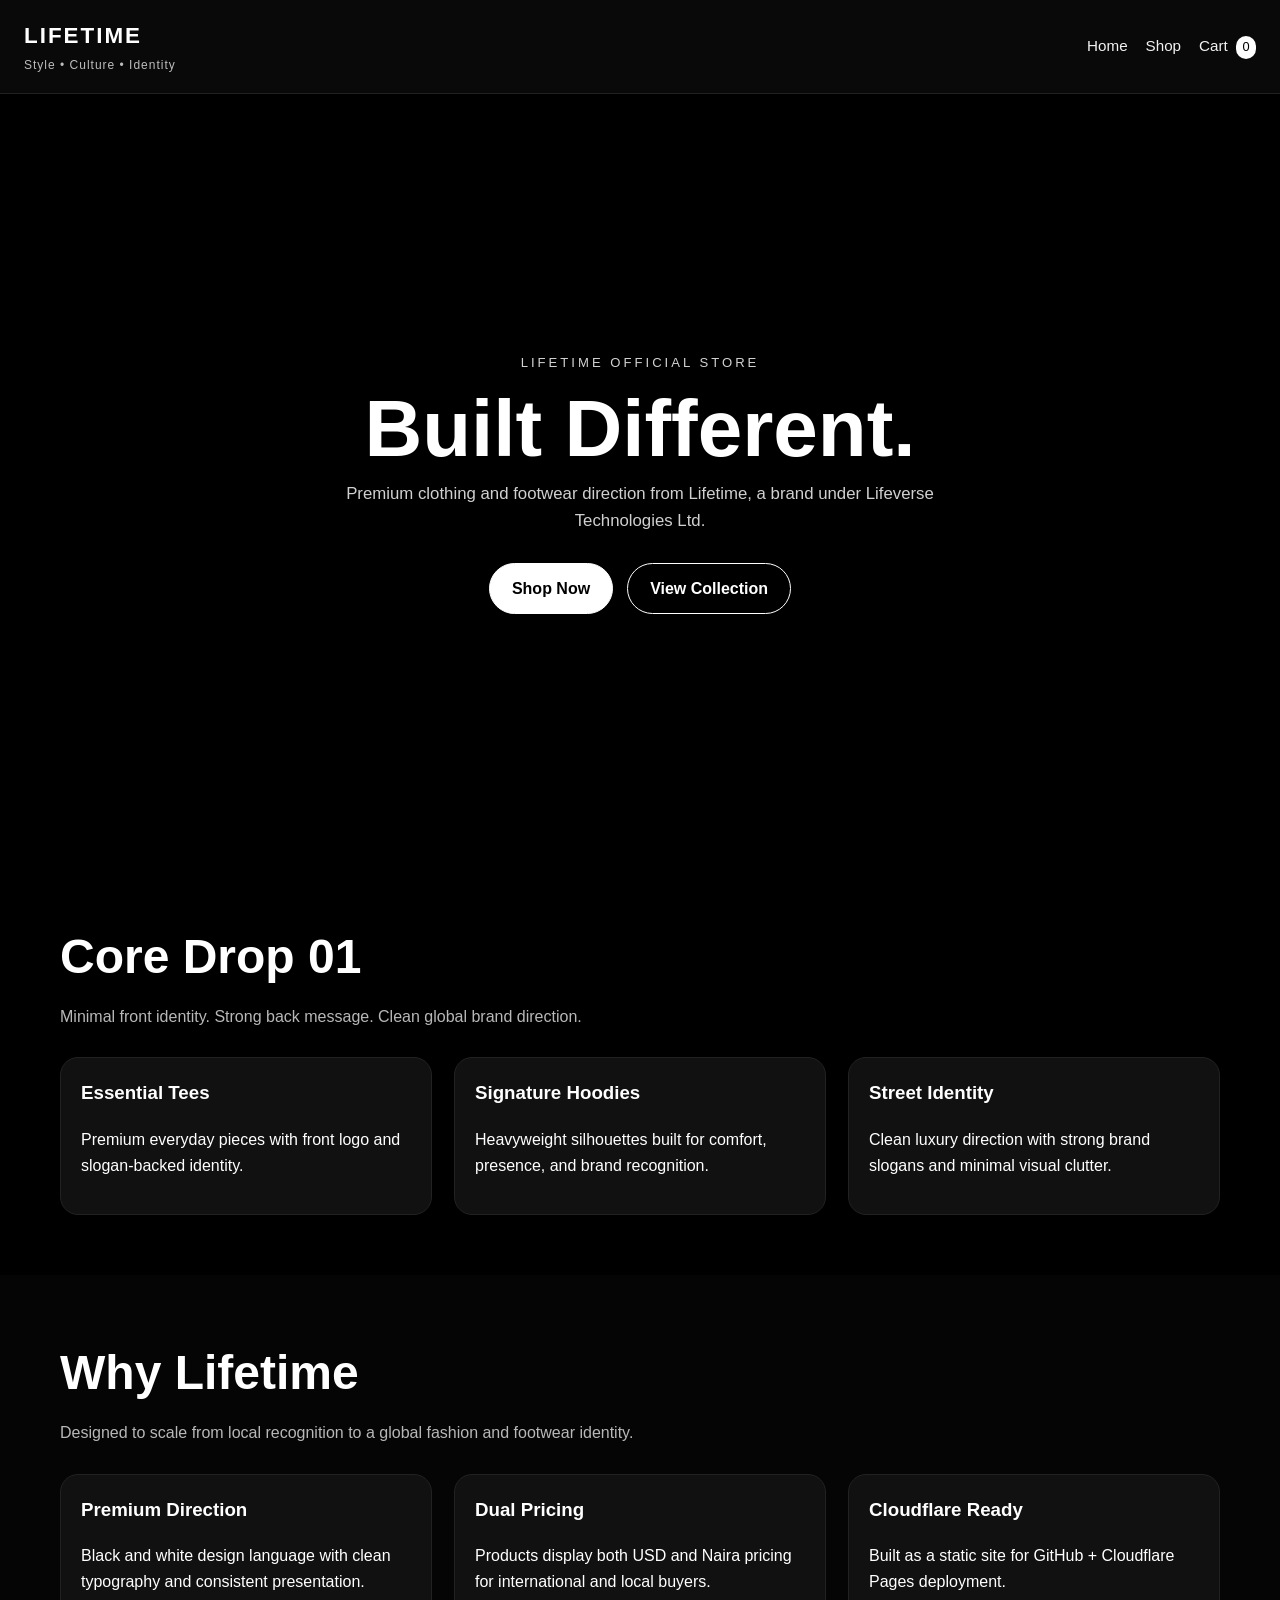
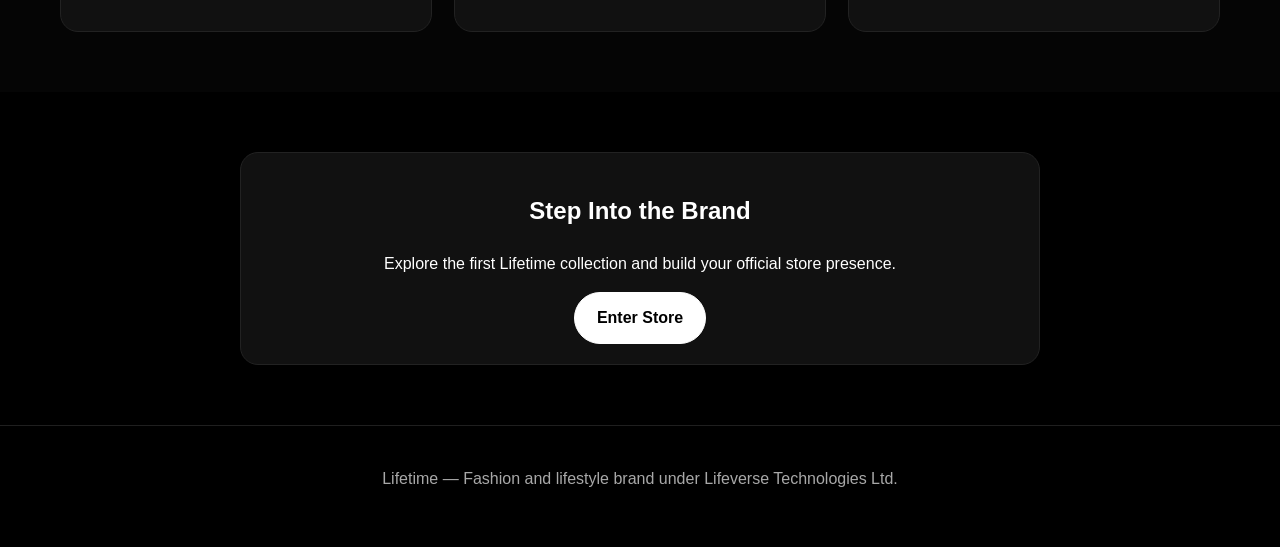
<file: index.html>
<!DOCTYPE html>
<html lang="en">
<head>
  <meta charset="UTF-8" />
  <meta name="viewport" content="width=device-width, initial-scale=1.0" />
  <title>Lifetime Official Store</title>
  <link rel="stylesheet" href="css/styles.css" />
</head>
<body>
  <header class="site-header">
    <div class="logo-wrap">
      <a href="index.html" class="logo-text">LIFETIME</a>
      <span class="tagline">Style • Culture • Identity</span>
    </div>

    <nav class="nav">
      <a href="index.html">Home</a>
      <a href="shop.html">Shop</a>
      <a href="cart.html">Cart <span id="cart-count">0</span></a>
    </nav>
  </header>

  <main>
    <section class="hero">
      <div class="hero-overlay"></div>
      <div class="hero-content">
        <p class="eyebrow">LIFETIME OFFICIAL STORE</p>
        <h1>Built Different.</h1>
        <p class="hero-text">
          Premium clothing and footwear direction from Lifetime, a brand under Lifeverse Technologies Ltd.
        </p>
        <div class="hero-actions">
          <a class="btn btn-light" href="shop.html">Shop Now</a>
          <a class="btn btn-outline" href="#featured">View Collection</a>
        </div>
      </div>
    </section>

    <section class="section" id="featured">
      <div class="section-head">
        <h2>Core Drop 01</h2>
        <p>Minimal front identity. Strong back message. Clean global brand direction.</p>
      </div>

      <div class="feature-grid">
        <article class="feature-card">
          <h3>Essential Tees</h3>
          <p>Premium everyday pieces with front logo and slogan-backed identity.</p>
        </article>

        <article class="feature-card">
          <h3>Signature Hoodies</h3>
          <p>Heavyweight silhouettes built for comfort, presence, and brand recognition.</p>
        </article>

        <article class="feature-card">
          <h3>Street Identity</h3>
          <p>Clean luxury direction with strong brand slogans and minimal visual clutter.</p>
        </article>
      </div>
    </section>

    <section class="section dark-band">
      <div class="section-head">
        <h2>Why Lifetime</h2>
        <p>
          Designed to scale from local recognition to a global fashion and footwear identity.
        </p>
      </div>

      <div class="info-grid">
        <div class="info-box">
          <h3>Premium Direction</h3>
          <p>Black and white design language with clean typography and consistent presentation.</p>
        </div>
        <div class="info-box">
          <h3>Dual Pricing</h3>
          <p>Products display both USD and Naira pricing for international and local buyers.</p>
        </div>
        <div class="info-box">
          <h3>Cloudflare Ready</h3>
          <p>Built as a static site for GitHub + Cloudflare Pages deployment.</p>
        </div>
      </div>
    </section>

    <section class="section cta-section">
      <div class="cta-box">
        <h2>Step Into the Brand</h2>
        <p>Explore the first Lifetime collection and build your official store presence.</p>
        <a class="btn btn-light" href="shop.html">Enter Store</a>
      </div>
    </section>
  </main>

  <footer class="site-footer">
    <p>Lifetime — Fashion and lifestyle brand under Lifeverse Technologies Ltd.</p>
  </footer>

  <script src="js/cart.js"></script>
</body>
</html>
</file>
<file: css/styles.css>
* {
  box-sizing: border-box;
}

html {
  scroll-behavior: smooth;
}

body {
  margin: 0;
  font-family: Arial, Helvetica, sans-serif;
  background: #000;
  color: #fff;
  line-height: 1.6;
}

a {
  color: inherit;
  text-decoration: none;
}

img {
  max-width: 100%;
  display: block;
}

.site-header {
  position: sticky;
  top: 0;
  z-index: 1000;
  background: rgba(10, 10, 10, 0.96);
  border-bottom: 1px solid #222;
  display: flex;
  justify-content: space-between;
  align-items: center;
  padding: 18px 24px;
  gap: 20px;
}

.logo-wrap {
  display: flex;
  flex-direction: column;
  gap: 2px;
}

.logo-text {
  font-size: 1.4rem;
  font-weight: 800;
  letter-spacing: 2px;
}

.tagline {
  font-size: 0.75rem;
  color: #bdbdbd;
  letter-spacing: 1px;
}

.nav {
  display: flex;
  align-items: center;
  gap: 18px;
  flex-wrap: wrap;
}

.nav a {
  font-size: 0.95rem;
  color: #f2f2f2;
}

.nav a.active,
.nav a:hover {
  color: #9f9f9f;
}

#cart-count {
  display: inline-block;
  min-width: 20px;
  text-align: center;
  padding: 1px 6px;
  border-radius: 999px;
  background: #fff;
  color: #000;
  font-size: 0.8rem;
  margin-left: 4px;
}

.hero {
  position: relative;
  min-height: 85vh;
  display: flex;
  align-items: center;
  justify-content: center;
  padding: 60px 20px;
  background:
    linear-gradient(rgba(0,0,0,0.55), rgba(0,0,0,0.7)),
    url("https://images.unsplash.com/photo-1523398002811-999ca8dec234?auto=format&fit=crop&w=1400&q=80")
    center/cover no-repeat;
}

.hero-overlay {
  display: none;
}

.hero-content {
  max-width: 760px;
  text-align: center;
}

.eyebrow {
  letter-spacing: 3px;
  font-size: 0.82rem;
  color: #d2d2d2;
  margin-bottom: 14px;
}

.hero h1 {
  font-size: clamp(2.6rem, 7vw, 5rem);
  margin: 0 0 10px;
  line-height: 1.05;
}

.hero-text {
  max-width: 650px;
  margin: 0 auto 28px;
  color: #d0d0d0;
  font-size: 1.05rem;
}

.hero-actions {
  display: flex;
  justify-content: center;
  gap: 14px;
  flex-wrap: wrap;
}

.btn {
  display: inline-block;
  padding: 12px 22px;
  border-radius: 999px;
  font-weight: 700;
  border: 1px solid #fff;
  cursor: pointer;
  transition: 0.25s ease;
}

.btn-light {
  background: #fff;
  color: #000;
}

.btn-light:hover {
  background: #dcdcdc;
}

.btn-outline {
  background: transparent;
  color: #fff;
}

.btn-outline:hover {
  background: #fff;
  color: #000;
}

.btn-danger {
  background: transparent;
  color: #ff9d9d;
  border-color: #ff9d9d;
}

.btn-danger:hover {
  background: #ff9d9d;
  color: #000;
}

.section {
  padding: 60px 20px;
  max-width: 1200px;
  margin: 0 auto;
}

.section-head {
  margin-bottom: 28px;
}

.section-head h1,
.section-head h2 {
  margin: 0 0 8px;
  font-size: clamp(2rem, 4vw, 3rem);
}

.section-head p {
  margin: 0;
  color: #b8b8b8;
}

.feature-grid,
.info-grid,
.product-grid {
  display: grid;
  gap: 22px;
  grid-template-columns: repeat(auto-fit, minmax(240px, 1fr));
}

.feature-card,
.info-box,
.product-card,
.cart-item,
.checkout-summary,
.checkout-form,
.cta-box,
.cart-summary {
  background: #111;
  border: 1px solid #222;
  border-radius: 18px;
  padding: 20px;
}

.feature-card h3,
.info-box h3,
.product-card h3 {
  margin-top: 0;
}

.dark-band {
  max-width: 100%;
  background: #050505;
}

.dark-band .section-head,
.dark-band .info-grid {
  max-width: 1200px;
  margin-left: auto;
  margin-right: auto;
  padding-left: 20px;
  padding-right: 20px;
}

.cta-section {
  text-align: center;
}

.cta-box {
  max-width: 800px;
  margin: 0 auto;
}

.product-card {
  overflow: hidden;
}

.product-image-wrap {
  background: #1a1a1a;
  border-radius: 14px;
  overflow: hidden;
  aspect-ratio: 4 / 4.6;
  margin-bottom: 16px;
}

.product-image {
  width: 100%;
  height: 100%;
  object-fit: cover;
}

.product-meta {
  display: flex;
  justify-content: space-between;
  align-items: center;
  gap: 12px;
  margin: 12px 0 10px;
}

.product-price {
  font-weight: 700;
  font-size: 1rem;
}

.product-price small {
  display: block;
  color: #bfbfbf;
  font-weight: 400;
}

.product-slogan {
  color: #d4d4d4;
  font-size: 0.92rem;
  min-height: 44px;
}

.product-actions {
  display: flex;
  gap: 10px;
  flex-wrap: wrap;
  margin-top: 14px;
}

.product-actions .btn {
  flex: 1;
  text-align: center;
}

.size-select {
  width: 100%;
  margin-top: 12px;
  padding: 12px;
  border-radius: 10px;
  border: 1px solid #2b2b2b;
  background: #0d0d0d;
  color: #fff;
}

.product-detail {
  display: grid;
  grid-template-columns: 1.1fr 1fr;
  gap: 30px;
  align-items: start;
}

.product-detail-image {
  background: #111;
  border: 1px solid #222;
  border-radius: 20px;
  overflow: hidden;
}

.product-detail-image img {
  width: 100%;
  height: 100%;
  object-fit: cover;
}

.product-detail-info {
  background: #111;
  border: 1px solid #222;
  border-radius: 20px;
  padding: 24px;
}

.product-detail-info h1 {
  margin-top: 0;
}

.product-detail-info p {
  color: #c8c8c8;
}

.badge {
  display: inline-block;
  margin-bottom: 12px;
  padding: 6px 12px;
  border: 1px solid #2e2e2e;
  border-radius: 999px;
  font-size: 0.82rem;
  color: #d0d0d0;
}

.cart-list {
  display: grid;
  gap: 18px;
  margin-bottom: 24px;
}

.cart-item {
  display: grid;
  grid-template-columns: 110px 1fr auto;
  gap: 18px;
  align-items: center;
}

.cart-item-image {
  width: 110px;
  height: 110px;
  border-radius: 14px;
  object-fit: cover;
  background: #1a1a1a;
}

.cart-item h3 {
  margin: 0 0 8px;
}

.cart-item p {
  margin: 4px 0;
  color: #c6c6c6;
}

.cart-actions {
  display: flex;
  gap: 12px;
  flex-wrap: wrap;
  margin-top: 16px;
}

.small-btn {
  padding: 10px 16px;
  border-radius: 999px;
  border: 1px solid #fff;
  background: transparent;
  color: #fff;
  cursor: pointer;
}

.small-btn:hover {
  background: #fff;
  color: #000;
}

.checkout-grid {
  display: grid;
  grid-template-columns: 1.2fr 0.8fr;
  gap: 24px;
}

.form-group {
  margin-bottom: 16px;
}

.form-group label {
  display: block;
  margin-bottom: 6px;
  font-weight: 700;
}

.form-group input,
.form-group textarea {
  width: 100%;
  padding: 13px 14px;
  border-radius: 12px;
  border: 1px solid #2a2a2a;
  background: #0b0b0b;
  color: #fff;
}

.site-footer {
  border-top: 1px solid #1f1f1f;
  text-align: center;
  padding: 24px 20px 40px;
  color: #a8a8a8;
}

.empty-state {
  background: #111;
  border: 1px solid #222;
  border-radius: 18px;
  padding: 24px;
  text-align: center;
}

@media (max-width: 900px) {
  .product-detail,
  .checkout-grid {
    grid-template-columns: 1fr;
  }
}

@media (max-width: 700px) {
  .site-header {
    flex-direction: column;
    align-items: flex-start;
  }

  .nav {
    width: 100%;
    justify-content: flex-start;
  }

  .cart-item {
    grid-template-columns: 1fr;
  }

  .cart-item-image {
    width: 100%;
    height: 240px;
  }
}
</file>
